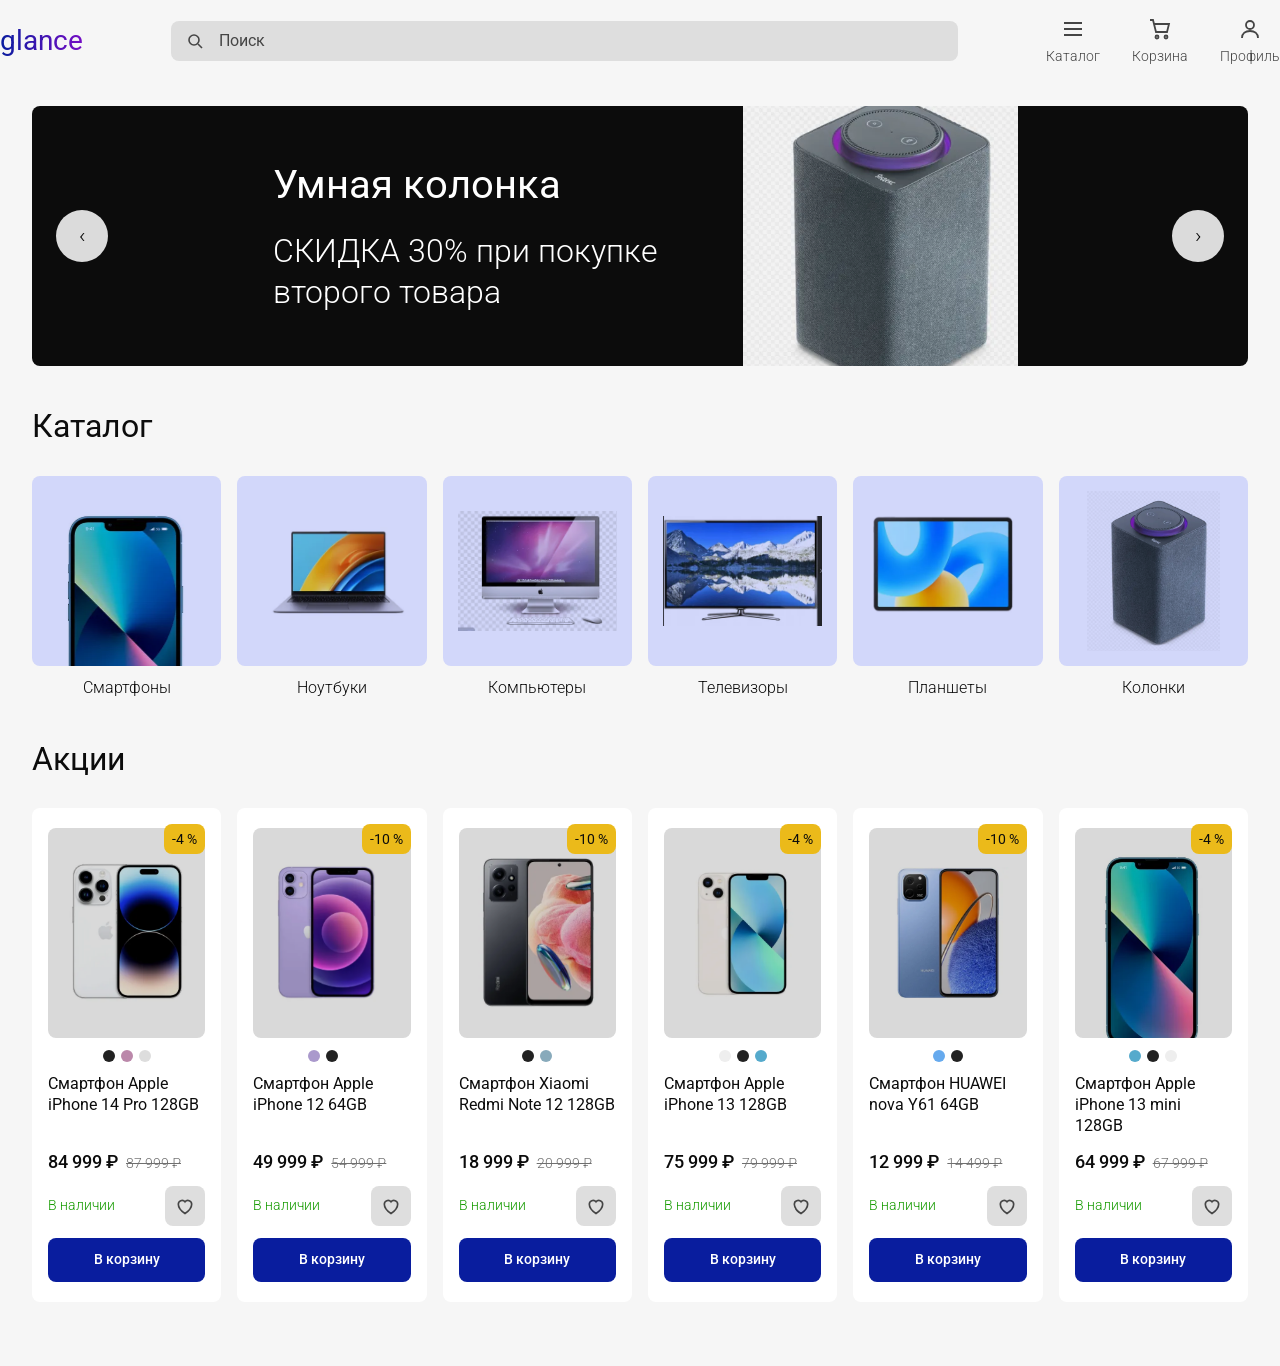
<file: glance — интернет-магазин техники (1).html>
<!DOCTYPE html>
<html lang="ru"><head><meta charset="utf-8">
<meta name="viewport" content="width=device-width, initial-scale=1, viewport-fit=cover">
<title>glance — интернет-магазин техники</title>
<link href="https://fonts.googleapis.com/css2?family=Roboto:wght@200;300;400;500&display=swap" rel="stylesheet">
<style>
:root{--bg:#f6f6f6;--surface:#fff;--text:#0c0c0c;--muted:#454545;--old:#6f6f6f;--field:#dedede;--tile:#d2d7fa;--img:#d9d9d9;--blue:#091d9e;--yellow:#ebba1a;--green:#169b00;--hdr:rgba(246,246,246,.92);--blend:multiply;
box-sizing:border-box;padding-top:env(safe-area-inset-top,0px);padding-bottom:env(safe-area-inset-bottom,0px)}
@media (prefers-color-scheme:dark){:root:not([data-theme="light"]){--bg:#101015;--surface:#1b1b23;--text:#f2f2f2;--muted:#b5b5c0;--old:#9a9aa5;--field:#2a2a35;--tile:#2b2f55;--img:#2a2a35;--blue:#5b6cff;--green:#3ccf1f;--hdr:rgba(16,16,21,.92);--blend:normal}}
:root[data-theme="dark"]{--bg:#101015;--surface:#1b1b23;--text:#f2f2f2;--muted:#b5b5c0;--old:#9a9aa5;--field:#2a2a35;--tile:#2b2f55;--img:#2a2a35;--blue:#5b6cff;--green:#3ccf1f;--hdr:rgba(16,16,21,.92);--blend:normal}
*{box-sizing:border-box;margin:0}
html{scroll-padding-top:env(safe-area-inset-top,0px);scroll-behavior:smooth}
body{background:var(--bg);color:var(--text);font:300 16px/1.3 Roboto,system-ui,sans-serif;overflow-x:hidden}
body::before{content:"";position:fixed;inset:0 0 auto;height:env(safe-area-inset-top,0px);background:var(--hdr);z-index:30}
button{font:inherit;color:inherit;border:0;background:none;cursor:pointer}
.wrap{max-width:1280px;margin:0 auto;padding:0 16px}
header{position:sticky;top:env(safe-area-inset-top,0px);z-index:20;background:var(--hdr);backdrop-filter:blur(8px)}
.hd{display:grid;grid-template-columns:1fr;gap:16px;padding:20px 0 12px;justify-items:center}
.logo{font-size:28px;font-weight:400;background:linear-gradient(90deg,var(--blue),#750dc5);-webkit-background-clip:text;background-clip:text;color:transparent}
.search{width:100%;display:flex;gap:16px;align-items:center;background:var(--field);border-radius:8px;padding:0 16px;height:47px;color:var(--muted);font-weight:400}
.tabs{display:none;gap:32px}
.tab{display:flex;flex-direction:column;align-items:center;gap:6px;font-size:14px;color:var(--muted);position:relative}
.tab svg{width:24px;height:24px;stroke:currentColor;fill:none;stroke-width:1.8}
.tab.on{color:var(--blue)}
.badge{position:absolute;top:-6px;right:6px;background:var(--blue);color:#fff;border-radius:99px;font-size:11px;min-width:16px;padding:1px 4px;text-align:center;display:none}
.bar{position:fixed;left:0;right:0;bottom:0;z-index:20;background:var(--hdr);backdrop-filter:blur(8px);display:flex;justify-content:space-around;padding:14px 16px calc(14px + env(safe-area-inset-bottom,0px))}
main{display:flex;flex-direction:column;gap:32px;padding:16px 0 120px}
h2{font-weight:400;font-size:20px;margin-bottom:20px}
.banner{position:relative;display:flex;align-items:center;justify-content:space-between;overflow:hidden;background:#0c0c0c;color:#fff;border-radius:8px;min-height:149px;padding:20px 20px 20px 24px;gap:12px}
.banner h1{font-weight:400;font-size:20px;margin-bottom:8px}.banner p{font-size:14px;max-width:16em}
.banner img{height:170px;width:auto;margin:-10px -10px -30px 0;mix-blend-mode:screen;opacity:.95}
.arr{display:none;position:absolute;top:50%;transform:translateY(-50%);width:52px;height:52px;border-radius:50%;background:#ffffffd9;color:#0c0c0c;font-size:22px}
.l{left:24px}.r{right:24px}
.cats{display:flex;gap:16px;overflow-x:auto;scroll-snap-type:x mandatory;margin:0 -16px;padding:0 16px;scrollbar-width:none}
.cat{flex:0 0 98px;scroll-snap-align:start;text-align:center;font-size:16px;display:flex;flex-direction:column;gap:12px}
.cat div{height:128px;border-radius:8px;background:var(--tile);display:grid;place-items:center;overflow:hidden}
.cat img{max-width:84%;max-height:84%;mix-blend-mode:var(--blend)}
.prods{display:flex;gap:16px;overflow-x:auto;scroll-snap-type:x mandatory;margin:0 -16px;padding:0 16px;scrollbar-width:none}
.card{flex:0 0 min(62vw,230px);scroll-snap-align:start;background:var(--surface);border-radius:8px;padding:16px;display:flex;flex-direction:column;gap:12px;position:relative}
.ph{height:150px;background:var(--img);border-radius:8px;display:grid;place-items:center;overflow:hidden}
.ph img{max-height:86%;max-width:80%;mix-blend-mode:var(--blend)}
.dc{position:absolute;top:16px;right:16px;background:var(--yellow);color:#0c0c0c;border-radius:8px;padding:6px 8px;font-size:14px;font-weight:400}
.dots{display:flex;gap:6px;justify-content:center}.dots i{width:12px;height:12px;border-radius:50%}
.nm{font-weight:400;font-size:16px;min-height:4.0em}
.pr{display:flex;gap:8px;align-items:baseline;flex-wrap:wrap}.pr b{font-weight:500;font-size:18px}.pr s{font-size:14px;color:var(--old)}
.row{display:flex;justify-content:space-between;align-items:center;font-size:14px;color:var(--green)}
.fav{width:40px;height:40px;border-radius:8px;background:var(--field);display:grid;place-items:center}
.fav svg{width:20px;fill:none;stroke:var(--muted);stroke-width:2}.fav.on svg{fill:#e11;stroke:#e11}
.buy{background:var(--blue);color:#fff;border-radius:8px;height:44px;font-weight:500;font-size:14px}
@media (min-width:700px){
 .wrap{padding:0 32px}.cats,.prods{margin:0 -32px;padding:0 32px}
 .cats{display:grid;grid-template-columns:repeat(3,1fr);overflow:visible;margin:0;padding:0}.cat{flex:none}.cat div{height:190px}
 .prods{display:grid;grid-template-columns:repeat(3,1fr);overflow:visible;margin:0;padding:0}.card{flex:none}.ph{height:210px}
 h2{font-size:26px}.banner{min-height:200px;padding:32px 56px}.banner h1{font-size:32px}.banner p{font-size:20px}.banner img{height:250px}
}
@media (min-width:1100px){
 .hd{grid-template-columns:auto 1fr auto;gap:88px;padding:17px 0;justify-items:stretch;align-items:center}
 .search{height:40px}.tabs{display:flex}.bar{display:none}main{padding:24px 0 64px;gap:40px}
 h2{font-size:32px;margin-bottom:28px}.cats{grid-template-columns:repeat(6,1fr)}
 .prods{grid-template-columns:repeat(6,1fr)}.card{padding:20px 16px}.nm{font-size:16px}
 .banner{min-height:260px;padding:32px 120px 32px 241px;justify-content:flex-start;gap:80px}
 .banner h1{font-size:40px;margin-bottom:20px}.banner p{font-size:32px;max-width:434px}
 .banner img{height:330px;margin:0;position:absolute;right:230px;top:-30px}.arr{display:block}
}
</style></head><body>
<header><div class="wrap hd">
 <div class="logo">glance</div>
 <div class="search"><svg width="16" height="16" viewBox="0 0 16 16" fill="none" stroke="currentColor" stroke-width="1.6"><circle cx="7" cy="7" r="5"/><path d="M11 11l4 4"/></svg>Поиск</div>
 <nav class="tabs" id="t1"></nav></div></header>
<div class="wrap"><main>
 <section class="banner"><div><h1>Умная колонка</h1><p>СКИДКА 30% при покупке второго товара</p></div><img src="[data-uri]" alt="Умная колонка">
  <button class="arr l" aria-label="Назад">‹</button><button class="arr r" aria-label="Вперёд">›</button></section>
 <section><h2>Каталог</h2><div class="cats" id="cats"></div></section>
 <section><h2>Акции</h2><div class="prods" id="prods"></div></section>
</main></div>
<nav class="bar" id="t2"></nav>
<script>
const I={speaker:"[data-uri]",phone:"[data-uri]",laptop:"[data-uri]",imac:"[data-uri]",tv:"[data-uri]",tablet:"[data-uri]",p14:"[data-uri]",p12:"[data-uri]",redmi:"[data-uri]",p13:"[data-uri]",hua:"[data-uri]",p13b:"[data-uri]"};
const ic={home:'<path d="M3 11l9-8 9 8M5 10v10h14V10"/>',cat:'<path d="M3 6h18M3 12h18M3 18h18"/>',cart:'<path d="M2 3h3l3 12h11l2-8H6"/><circle cx="9" cy="20" r="1.5"/><circle cx="18" cy="20" r="1.5"/>',user:'<circle cx="12" cy="8" r="4"/><path d="M4 21c0-4.5 3.5-7 8-7s8 2.5 8 7"/>'};
const tab=(k,t,on)=>`<a class="tab ${on?'on':''}" ${k=='cart'?'id=c'+Math.random().toString(36).slice(2,5):''}><svg viewBox="0 0 24 24">${ic[k]}</svg>${t}${k=='cart'?'<span class="badge"></span>':''}</a>`;
t1.innerHTML=tab('cat','Каталог')+tab('cart','Корзина')+tab('user','Профиль');
t2.innerHTML=tab('home','Главная',1)+tab('cat','Каталог')+tab('cart','Корзина')+tab('user','Профиль');
cats.innerHTML=[['phone','Смартфоны'],['laptop','Ноутбуки'],['imac','Компьютеры'],['tv','Телевизоры'],['tablet','Планшеты'],['speaker','Колонки']].map(([k,n])=>`<div class="cat"><div><img src="${I[k]}" alt=""></div>${n}</div>`).join('');
const P=[['p14','Смартфон Apple iPhone 14 Pro 128GB','84 999','87 999','-4 %',['#222','#b8a','#ddd']],['p12','Смартфон Apple iPhone 12 64GB','49 999','54 999','-10 %',['#a9c','#222','#fff']],['redmi','Смартфон Xiaomi Redmi Note 12 128GB','18 999','20 999','-10 %',['#222','#8ab']],['p13','Смартфон Apple iPhone 13 128GB','75 999','79 999','-4 %',['#eee','#222','#5ac']],['hua','Смартфон HUAWEI nova Y61 64GB','12 999','14 499','-10 %',['#6ae','#222']],['p13b','Смартфон Apple iPhone 13 mini 128GB','64 999','67 999','-4 %',['#5ac','#222','#eee']]];
prods.innerHTML=P.map(([k,n,p,o,d,c],i)=>`<article class="card"><div class="ph"><img src="${I[k]}" alt="${n}"></div><span class="dc">${d}</span><div class="dots">${c.map(x=>`<i style="background:${x}"></i>`).join('')}</div><div class="nm">${n}</div><div class="pr"><b>${p} ₽</b><s>${o} ₽</s></div><div class="row">В наличии<button class="fav" aria-label="В избранное"><svg viewBox="0 0 24 24"><path d="M12 21s-8-5-8-11a4.5 4.5 0 018-3 4.5 4.5 0 018 3c0 6-8 11-8 11z"/></svg></button></div><button class="buy">В корзину</button></article>`).join('');
let n=0;const bs=()=>document.querySelectorAll('.badge').forEach(b=>{b.style.display=n?'block':'none';b.textContent=n});
document.addEventListener('click',e=>{const f=e.target.closest('.fav'),b=e.target.closest('.buy');if(f)f.classList.toggle('on');if(b){n++;bs()}});
</script></body></html>
</file>
